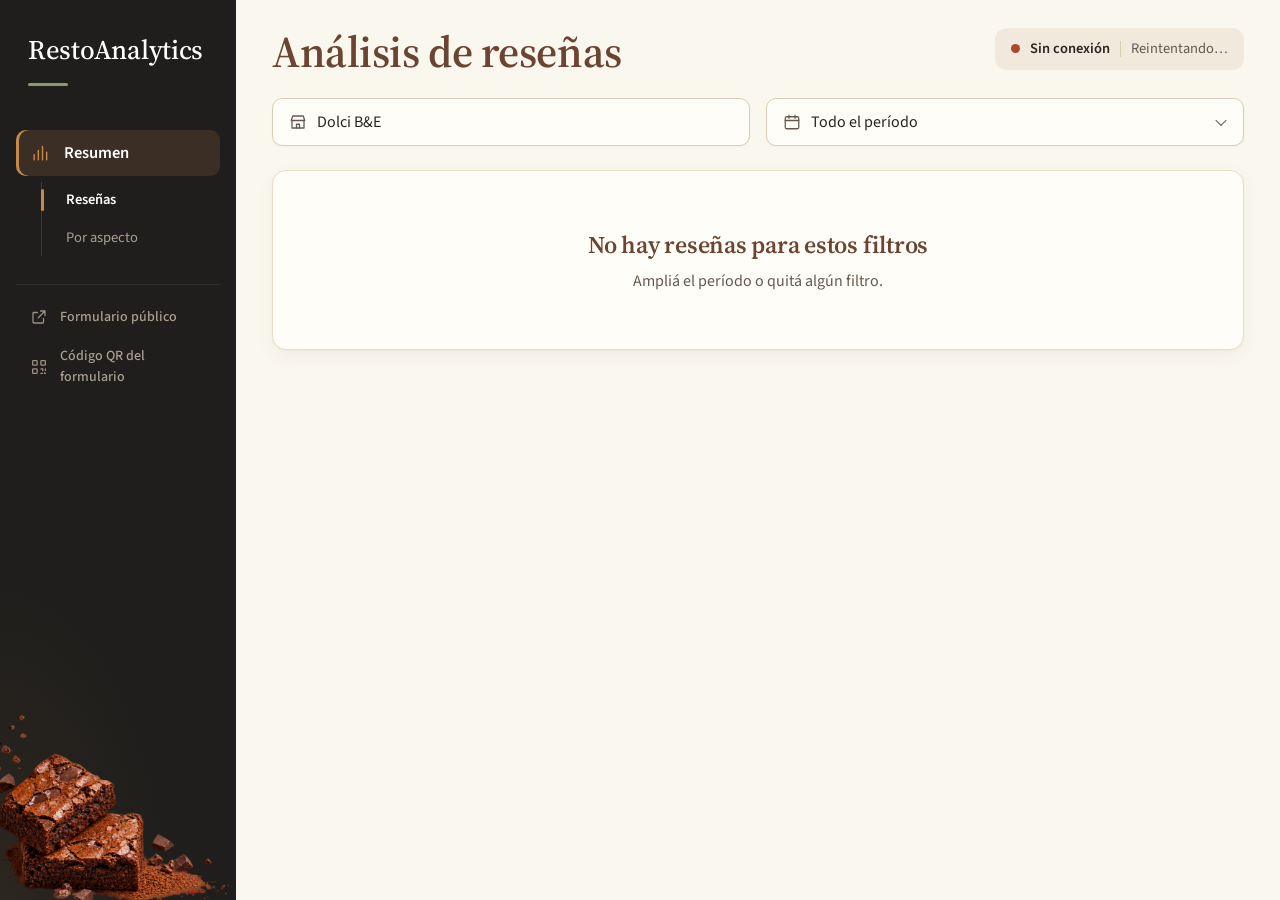
<file: dashboard/index.html>
<!doctype html>
<html lang="es">
<head>
  <meta charset="utf-8">
  <meta name="viewport" content="width=device-width, initial-scale=1">
  <title>Resumen · RestoAnalytics</title>
  <meta name="description" content="Las reseñas del restaurante, una por una, con lo que marca cada aspecto.">
  <link rel="icon" href="data:image/svg+xml,<svg xmlns='http://www.w3.org/2000/svg' viewBox='0 0 16 16'><rect width='16' height='16' rx='4' fill='%231F1E1C'/><path d='M4.5 12V9M8 12V5M11.5 12V7.5' stroke='%23C7894B' stroke-width='1.8' stroke-linecap='round'/></svg>">
  <link rel="preconnect" href="https://fonts.googleapis.com">
  <link rel="preconnect" href="https://fonts.gstatic.com" crossorigin>
  <link rel="stylesheet" href="https://fonts.googleapis.com/css2?family=Source+Sans+3:wght@400;500;600&family=Source+Serif+4:ital,opsz,wght@0,8..60,400;0,8..60,600;1,8..60,400&display=swap">
  <link rel="stylesheet" href="css/app.css">
</head>
<body class="app">
  <aside class="sidebar" id="sidebar"></aside>

  <main class="main">
    <header class="page-head">
      <div>
        <h1>Análisis de reseñas</h1>
      </div>
      <div class="sync" id="sync" role="status"></div>
    </header>

    <section class="filters" id="filters" aria-label="Filtros"></section>

    <div id="content">
      <section class="row-top">
        <article class="card viewer" id="viewer" aria-label="Reseña por reseña"></article>
        <div class="side-stack">
          <div class="card kpi" id="kpi-count"></div>
          <div class="dark-card fix" id="fix">
            <div class="fix-body" id="fix-body"></div>
            <div class="dark-img" aria-hidden="true">
              <img src="img/brownie-plato.webp" alt="">
            </div>
          </div>
        </div>
      </section>

      <section class="section" id="aspectos">
        <div class="section-head">
          <h2>Desempeño por aspecto</h2>
          <p class="muted small">Promedio de 1 a 5 entre las reseñas que mencionan cada aspecto. Elegí uno para ver sus reseñas.</p>
        </div>
        <div class="aspects" id="aspects"></div>
      </section>
    </div>

    <section class="card empty-state" id="empty" hidden>
      <h2>No hay reseñas para estos filtros</h2>
      <p class="muted">Ampliá el período o quitá algún filtro.</p>
    </section>
  </main>

  <script type="module" src="js/resumen.js"></script>
</body>
</html>
</file>
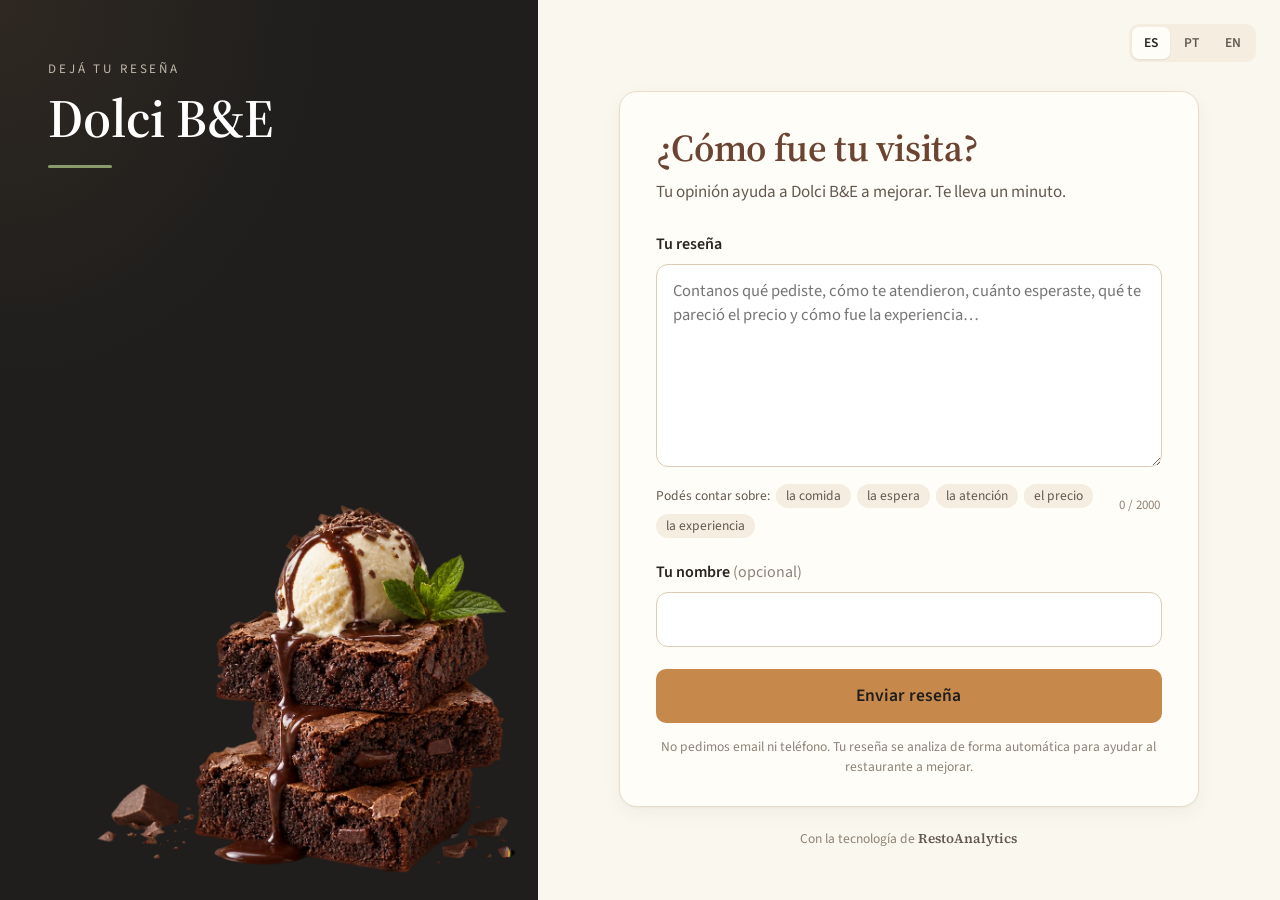
<file: dashboard/opinar.html>
<!doctype html>
<html lang="es">
<head>
  <meta charset="utf-8">
  <meta name="viewport" content="width=device-width, initial-scale=1">
  <title>Dejá tu reseña</title>
  <meta name="description" content="Contanos cómo fue tu visita.">
  <link rel="icon" href="data:image/svg+xml,<svg xmlns='http://www.w3.org/2000/svg' viewBox='0 0 24 24'><path d='M12 2.8l2.8 5.8 6.3.9-4.6 4.4 1.1 6.3L12 17.2l-5.6 3 1.1-6.3L2.9 9.5l6.3-.9z' fill='%23C7894B'/></svg>">
  <link rel="preconnect" href="https://fonts.googleapis.com">
  <link rel="preconnect" href="https://fonts.gstatic.com" crossorigin>
  <link rel="stylesheet" href="https://fonts.googleapis.com/css2?family=Source+Sans+3:wght@400;500;600&family=Source+Serif+4:ital,opsz,wght@0,8..60,400;0,8..60,600;1,8..60,400&display=swap">
  <link rel="stylesheet" href="css/app.css">
</head>
<body class="public">
  <aside class="pub-aside">
    <div class="pub-aside-text">
      <span class="eyebrow" data-t="eyebrow"></span>
      <p class="pub-name" id="rest-name"></p>
      <i class="rule" aria-hidden="true"></i>
    </div>
    <div class="pub-hero" id="hero-img" aria-hidden="true"></div>
  </aside>

  <main class="pub-main">
    <div class="lang" role="group" aria-label="Idioma">
      <button type="button" data-lang="es">ES</button>
      <button type="button" data-lang="pt">PT</button>
      <button type="button" data-lang="en">EN</button>
    </div>

    <form class="pub-card" id="form" novalidate>
      <h1 data-t="title"></h1>
      <p class="lead" data-t="lead"></p>

      <div class="field">
        <label for="text" data-t="review"></label>
        <textarea id="text" name="text" rows="7" required></textarea>
        <div class="under">
          <p class="topics" id="topics"></p>
          <span class="counter" id="count"></span>
        </div>
      </div>

      <div class="field">
        <label for="name"><span data-t="name"></span> <span class="opt">(<span data-t="optional"></span>)</span></label>
        <input id="name" name="name" type="text" maxlength="60" autocomplete="given-name">
      </div>

      <!-- trampa para bots: las personas no la ven -->
      <input id="website" name="website" type="text" tabindex="-1" autocomplete="off" class="hp" aria-hidden="true">

      <p class="error" id="err" role="alert" hidden></p>
      <button class="btn primary big" id="send" type="submit"></button>
      <p class="privacy" data-t="privacy"></p>
    </form>

    <section class="pub-card thanks" id="thanks" tabindex="-1" hidden>
      <span class="thanks-icon" aria-hidden="true"><svg width="28" height="28" viewBox="0 0 24 24" fill="none" stroke="currentColor" stroke-width="2" stroke-linecap="round" stroke-linejoin="round"><path d="m5 12.5 4.5 4.5L19 7.5"/></svg></span>
      <h1 data-t="thanks"></h1>
      <p class="lead" data-t="thanksLead"></p>
      <button class="btn" id="again" type="button" data-t="again"></button>
    </section>


    <p class="powered"><span data-t="by"></span> <b id="brand"></b></p>
  </main>

  <script type="module" src="js/opinar.js"></script>
</body>
</html>
</file>
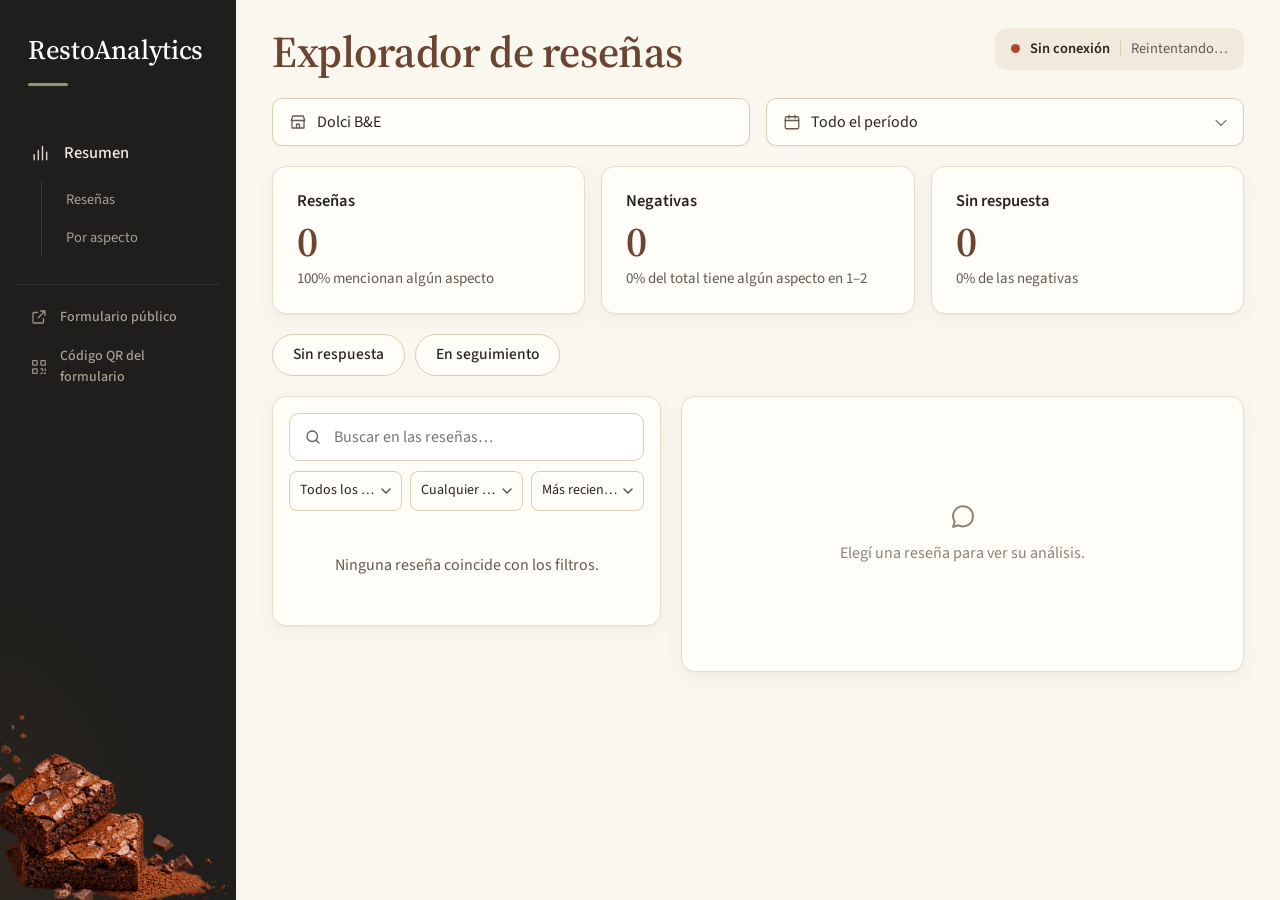
<file: dashboard/resenas.html>
<!doctype html>
<html lang="es">
<head>
  <meta charset="utf-8">
  <meta name="viewport" content="width=device-width, initial-scale=1">
  <title>Reseñas · RestoAnalytics</title>
  <meta name="description" content="Explorador de reseñas con el análisis de cada aspecto.">
  <link rel="icon" href="data:image/svg+xml,<svg xmlns='http://www.w3.org/2000/svg' viewBox='0 0 16 16'><rect width='16' height='16' rx='4' fill='%231F1E1C'/><path d='M4.5 12V9M8 12V5M11.5 12V7.5' stroke='%23C7894B' stroke-width='1.8' stroke-linecap='round'/></svg>">
  <link rel="preconnect" href="https://fonts.googleapis.com">
  <link rel="preconnect" href="https://fonts.gstatic.com" crossorigin>
  <link rel="stylesheet" href="https://fonts.googleapis.com/css2?family=Source+Sans+3:wght@400;500;600&family=Source+Serif+4:ital,opsz,wght@0,8..60,400;0,8..60,600;1,8..60,400&display=swap">
  <link rel="stylesheet" href="css/app.css">
</head>
<body class="app">
  <aside class="sidebar" id="sidebar"></aside>

  <main class="main">
    <header class="page-head">
      <div>
        <h1>Explorador de reseñas</h1>
      </div>
      <div class="sync" id="sync" role="status"></div>
    </header>

    <section class="filters" id="filters" aria-label="Filtros"></section>
    <section class="kpis three" id="kpis" aria-label="Indicadores"></section>
    <div class="pills" id="chips" role="group" aria-label="Atajos"></div>

    <section class="explorer">
      <div class="card list-card">
        <div class="list-tools">
          <label class="search">
            <svg class="icon" width="18" height="18" viewBox="0 0 24 24" fill="none" stroke="currentColor" stroke-width="1.7" stroke-linecap="round" aria-hidden="true"><circle cx="11" cy="11" r="7"/><path d="m20 20-4-4"/></svg>
            <input type="search" id="q" placeholder="Buscar en las reseñas…" aria-label="Buscar en las reseñas">
          </label>
          <div class="tool-row">
            <select id="ex-dim" aria-label="Aspecto"><option value="all">Todos los aspectos</option></select>
            <select id="ex-sent" aria-label="Valoración">
              <option value="all">Cualquier valoración</option>
              <option value="neg">Negativa (1–2)</option>
              <option value="mid">Mixta (3)</option>
              <option value="pos">Positiva (4–5)</option>
            </select>
            <select id="ex-sort" aria-label="Orden">
              <option value="recent">Más recientes</option>
              <option value="worst">Peor puntaje primero</option>
              <option value="best">Mejor puntaje primero</option>
              <option value="old">Más antiguas</option>
            </select>
          </div>
          <p class="muted small" id="count"></p>
        </div>
        <div class="list" id="list"></div>
        <button class="btn more" id="more" type="button" hidden>Mostrar más</button>
      </div>
      <article class="card detail" id="detail" aria-live="polite"></article>
    </section>
  </main>

  <script type="module" src="js/resenas.js"></script>
</body>
</html>
</file>
<file: dashboard/css/app.css>
/* RestoAnalytics — estilos compartidos (dashboard y formulario público) */

:root {
  color-scheme: light;
  /* Paleta RestoAnalytics */
  --carbon: #1F1E1C;   /* Carbón profundo: sidebar, navegación y contraste */
  --marfil: #FAF7EF;   /* Marfil cálido: fondo principal */
  --cacao: #6B4432;    /* Cacao: títulos, métricas destacadas y énfasis */
  --caramelo: #C7894B; /* Caramelo tostado: acciones principales, resaltados, estado activo */
  --arena: #E8DDC8;    /* Beige arena: tarjetas, separadores, bordes, estados neutros */
  --salvia: #8A9B6B;   /* Salvia suave: etiquetas, filtros, hover, selección, acentos */

  --page: var(--marfil);
  --card: #FFFDF8;
  --card-2: #F4EDE0;
  --line: var(--arena);
  --line-2: #DACDB3;
  --ink: #2A2420;
  --ink-2: #65594F;
  --muted: #8E8275;

  --accent: var(--caramelo);
  --accent-hover: #B87A3D;
  --accent-wash: #F7EBDD;
  --sel: var(--salvia);
  --sel-wash: #F1F4EA;
  --good: #6F8150;
  --good-2: var(--salvia);
  --good-wash: #EDF1E3;

  --bad: #B0442E;
  --bad-soft: #D9826B;
  --bad-wash: #F8E6DF;
  --bad-line: #EFCDC2;
  --mid: #D8CCB4;
  --beige: #EFE5D3;

  --sidebar: var(--carbon);
  --sidebar-ink: #EFEAE1;
  --sidebar-muted: #A99F92;
  --sidebar-active: #3B2F25;
  --dark: var(--carbon);
  --dark-ink: #F6F1E8;
  --dark-muted: #C2B8AA;


  /* series de los gráficos (validadas para daltonismo, misma familia de color) */
  --c1: #A0522D; --c2: #DB9A35; --c3: #3A74B8; --c4: #A8457F; --c5: #4E8F3A;

  --serif: "Source Serif 4", Georgia, "Times New Roman", serif;
  --sans: "Source Sans 3", system-ui, -apple-system, "Segoe UI", sans-serif;
  --radius: 14px;
  --shadow: 0 1px 2px rgba(80, 55, 35, .04), 0 6px 18px rgba(80, 55, 35, .05);
}

* { box-sizing: border-box; }
html { -webkit-text-size-adjust: 100%; scroll-behavior: smooth; }
body {
  margin: 0; background: var(--page); color: var(--ink);
  font: 16px/1.5 var(--sans);
  -webkit-font-smoothing: antialiased;
}
h1, h2, h3 { margin: 0; font-family: var(--serif); font-weight: 600; letter-spacing: -.01em; color: var(--cacao); }
p { margin: 0; }
button, input, select, textarea { font: inherit; color: inherit; }
a { color: inherit; }
[hidden] { display: none !important; }
.muted { color: var(--ink-2); }
.small { font-size: 14px; }
.icon { flex: none; }
:focus-visible { outline: 2px solid var(--cacao); outline-offset: 2px; }
.clamp { display: -webkit-box; -webkit-line-clamp: 5; -webkit-box-orient: vertical; overflow: hidden; }
.clamp3 { display: -webkit-box; -webkit-line-clamp: 3; -webkit-box-orient: vertical; overflow: hidden; }

/* ================= Estructura del dashboard ================= */
body.app { display: grid; grid-template-columns: 236px minmax(0, 1fr); min-height: 100vh; }

.sidebar {
  position: sticky; top: 0; height: 100vh; overflow: hidden;
  display: flex; flex-direction: column;
  background: radial-gradient(120% 60% at 0% 100%, #2c2620 0%, transparent 60%), var(--sidebar);
  color: var(--sidebar-ink); padding: 30px 16px 0;
}
.brand { display: block; text-decoration: none; color: #fff; padding: 0 12px; }
.brand span { font-family: var(--serif); font-size: 27px; font-weight: 500; letter-spacing: -.01em; }
.brand i { display: block; width: 40px; height: 3px; border-radius: 2px; background: var(--good-2); margin-top: 12px; }
.nav { display: grid; gap: 6px; margin-top: 44px; }
.nav-item {
  display: flex; align-items: center; gap: 14px; width: 100%;
  padding: 11px 14px; border: 0; border-radius: 10px; background: none;
  color: var(--sidebar-ink); font-size: 16.5px; font-weight: 500; text-decoration: none; text-align: left; cursor: pointer;
  transition: background .15s;
}
.nav-item:hover { background: rgba(255, 255, 255, .06); }
.nav-item.active { background: var(--sidebar-active); color: #fff; font-weight: 600; box-shadow: inset 3px 0 0 var(--caramelo); }
.nav-item.active .icon { color: var(--caramelo); opacity: 1; }
.nav-item .icon { opacity: .9; }
.nav-sub { display: grid; gap: 2px; margin: 0 0 6px 25px; padding-left: 12px; border-left: 1px solid rgba(255, 255, 255, .12); }
.nav-subitem { position: relative; display: block; padding: 7px 12px; border-radius: 8px; color: var(--sidebar-muted); font-size: 14.5px; text-decoration: none; transition: color .15s, background .15s; }
.nav-subitem:hover { color: #fff; background: rgba(255, 255, 255, .06); }
.nav-subitem.active { color: #fff; font-weight: 600; }
.nav-subitem.active::before { content: ""; position: absolute; left: -13px; top: 7px; bottom: 7px; width: 3px; border-radius: 2px; background: var(--caramelo); }
#aspectos { scroll-margin-top: 24px; }
.nav-extra { margin-top: 22px; padding-top: 14px; border-top: 1px solid rgba(255, 255, 255, .08); display: grid; gap: 2px; }
.nav-item.small { font-size: 14px; color: var(--sidebar-muted); padding: 8px 14px; gap: 12px; }
.nav-item.small:hover { color: #fff; }
.leaves { position: relative; margin: auto -16px 0; height: 230px; min-height: 150px; flex: 0 1 230px; pointer-events: none; }
.leaves img { position: absolute; left: -6px; bottom: -6px; width: 252px; }
@media (max-height: 520px) { .leaves { display: none; } }

.main { padding: 28px 36px 64px; min-width: 0; max-width: 1500px; width: 100%; }
.page-head { display: flex; justify-content: space-between; align-items: flex-start; gap: 16px; flex-wrap: wrap; }
.page-head h1 { font-size: 44px; line-height: 1.1; }
.page-head .lead { font-family: var(--serif); font-size: 19px; color: var(--ink-2); margin-top: 6px; }

.sync {
  display: inline-flex; align-items: center; gap: 10px; flex-wrap: wrap;
  background: #F1E9DB; border-radius: 12px; padding: 10px 16px; font-size: 14.5px;
}
.sync .dot { width: 9px; height: 9px; border-radius: 50%; background: var(--muted); flex: none; }
.sync[data-state="ok"] .dot { background: var(--salvia); box-shadow: 0 0 0 3px rgba(138, 155, 107, .25); }
.sync[data-state="error"] .dot { background: var(--bad); }
.sync b { font-weight: 600; }
.sync .sep { width: 1px; height: 16px; background: var(--line-2); }
.sync span:last-child { color: var(--ink-2); }

/* Filtros */
.filters { display: grid; grid-template-columns: repeat(auto-fit, minmax(210px, 1fr)); gap: 16px; margin: 22px 0 20px; }
.fbox {
  position: relative; display: flex; align-items: center; gap: 10px; min-width: 0;
  height: 48px; padding: 0 40px 0 16px; background: var(--card);
  border: 1px solid var(--line-2); border-radius: 10px; box-shadow: 0 1px 2px rgba(70, 55, 30, .04);
  font-size: 16px; cursor: pointer;
}
.fbox:focus-within { outline: 2px solid var(--cacao); outline-offset: 1px; }
.fbox .icon { color: var(--ink-2); }
.fbox .prefix { white-space: nowrap; }
.fbox select { appearance: none; -webkit-appearance: none; border: 0; background: transparent; flex: 1; min-width: 0; height: 100%; cursor: pointer; outline: none; padding: 0; text-overflow: ellipsis; }
.fbox .chev { position: absolute; right: 18px; top: 50%; width: 8px; height: 8px; border-right: 1.7px solid var(--ink-2); border-bottom: 1.7px solid var(--ink-2); transform: translateY(-70%) rotate(45deg); pointer-events: none; }
.fbox.static { cursor: default; padding-right: 16px; }
.fbox.static span { white-space: nowrap; overflow: hidden; text-overflow: ellipsis; }

/* Tarjetas */
.card { background: var(--card); border: 1px solid var(--line); border-radius: var(--radius); padding: 22px 24px; box-shadow: var(--shadow); min-width: 0; }
.card-title { font-size: 23px; margin-bottom: 12px; }
.link { display: inline-flex; align-items: center; gap: 6px; color: var(--cacao); font-weight: 600; font-size: 15px; text-decoration: none; }
.link:hover { text-decoration: underline; }

.kpis { display: grid; grid-template-columns: repeat(4, minmax(0, 1fr)); gap: 16px; }
.kpis.three { grid-template-columns: repeat(3, minmax(0, 1fr)); }
.kpi { display: flex; flex-direction: column; gap: 4px; text-align: left; text-decoration: none; color: inherit; font: inherit; }
.kpi-label { font-size: 16.5px; font-weight: 600; }
.kpi-value { font-family: var(--serif); font-size: 42px; font-weight: 600; line-height: 1.1; letter-spacing: -.01em; color: var(--cacao); }
.kpi-value small { font-family: var(--sans); font-size: 19px; font-weight: 400; color: var(--ink-2); letter-spacing: 0; }
.kpi-sub { font-size: 15px; color: var(--ink-2); }
.kpi.clickable { cursor: pointer; transition: border-color .15s; }
.kpi.clickable:hover { border-color: var(--sel); }
.delta.good { color: var(--cacao); }
.delta.bad { color: var(--bad); }

.dark-card {
  position: relative; overflow: hidden; border-radius: var(--radius); min-height: 230px;
  background: radial-gradient(90% 120% at 20% 0%, #2f2822 0%, transparent 60%), var(--dark);
  color: var(--dark-ink); padding: 28px 30px; box-shadow: 0 10px 30px rgba(30, 25, 15, .18);
}
.dark-img { position: absolute; top: 0; right: 0; bottom: 0; width: 62%; pointer-events: none; overflow: hidden; }
.dark-img img { position: absolute; right: -10%; bottom: -14%; width: 96%; max-width: 460px; height: auto; }

/* Secciones */
/* Resumen: reseña por reseña, cuántas hay y lo principal a arreglar */
.row-top { display: grid; grid-template-columns: minmax(0, 1.9fr) minmax(300px, 1fr); gap: 20px; align-items: stretch; }
.viewer { padding: 24px 28px; }
.viewer-head { display: flex; justify-content: space-between; align-items: flex-start; gap: 12px 20px; flex-wrap: wrap; margin-bottom: 14px; }
.viewer-head .card-title { margin-bottom: 2px; }
.viewer-nav { display: flex; align-items: center; gap: 8px; }
.viewer-pos { margin-right: 6px; font-size: 14.5px; color: var(--ink-2); font-variant-numeric: tabular-nums; white-space: nowrap; }
.icon-btn:disabled { opacity: .4; cursor: default; background: var(--card); }
.viewer .meta { display: flex; align-items: center; gap: 10px; flex-wrap: wrap; font-size: 14px; color: var(--ink-2); }
.more-text { border: 0; background: none; padding: 0; color: var(--cacao); font-size: 14.5px; font-weight: 600; cursor: pointer; }
.more-text:hover { text-decoration: underline; }
.viewer-link { margin-top: 20px; }

.side-stack { display: flex; flex-direction: column; gap: 20px; min-width: 0; }
.dark-card.fix { flex: 1; min-height: 420px; padding-bottom: 150px; }
.fix-body { position: relative; z-index: 1; }
.fix-body .eyebrow { display: block; font-size: 12.5px; letter-spacing: .22em; text-transform: uppercase; color: var(--dark-muted); }
.fix-name { display: block; margin-top: 6px; font-family: var(--serif); font-size: 48px; font-weight: 600; line-height: 1.05; color: #fff; }
.fix .rule { background: var(--caramelo); margin: 14px 0 18px; }
.fix-body p { margin: 0 0 10px; font-size: 16px; line-height: 1.5; color: var(--dark-ink); }
.fix-body b { color: #fff; font-weight: 600; }
.fix-body .fix-next { font-size: 14.5px; color: var(--dark-muted); }
.link.light { margin-top: 4px; color: var(--caramelo); }
.fix .dark-img { top: auto; height: 200px; width: 72%; }
.fix .dark-img img { right: -10%; bottom: -22%; width: 100%; max-width: 330px; }

.section { margin-top: 34px; }
.section-head { display: flex; justify-content: space-between; align-items: flex-end; gap: 8px 20px; flex-wrap: wrap; margin-bottom: 14px; }
.section-head h2 { font-size: 30px; }

/* Aspectos */
.aspects { display: grid; grid-template-columns: repeat(5, minmax(0, 1fr)); gap: 16px; }
.asp { display: flex; flex-direction: column; gap: 12px; text-align: left; cursor: pointer; font: inherit; color: inherit; text-decoration: none; transition: border-color .15s, background .15s; }
.asp:hover { border-color: var(--sel); }
.asp.empty { cursor: default; }
.asp-head { display: flex; align-items: center; gap: 10px; font-family: var(--serif); font-size: 18.5px; font-weight: 600; }
.asp-head .icon { color: var(--ink-2); }
.asp-mid { display: grid; grid-template-columns: auto 1fr; gap: 14px; align-items: center; }
.asp-score { font-family: var(--serif); font-size: 36px; font-weight: 600; line-height: 1; white-space: nowrap; color: var(--cacao); }
.asp-score small { font-family: var(--sans); font-size: 16px; font-weight: 400; color: var(--ink-2); }
.asp-ment { font-size: 13.5px; color: var(--ink-2); border-left: 1px solid var(--line-2); padding-left: 14px; line-height: 1.35; }
.asp-delta { font-size: 13px; color: var(--ink-2); }
.asp-delta.good { color: var(--cacao); } .asp-delta.bad { color: var(--bad); }
.stack { display: flex; gap: 2px; height: 8px; }
.stack i { display: block; height: 100%; min-width: 3px; }
.stack i:first-child { border-radius: 4px 0 0 4px; }
.stack i:last-child { border-radius: 0 4px 4px 0; }
.stack i:only-child { border-radius: 4px; }
.stack .pos { background: linear-gradient(90deg, var(--good), var(--good-2)); }
.stack .mid { background: var(--mid); }
.stack .neg { background: var(--bad-soft); }
.asp-foot { display: flex; justify-content: space-between; font-size: 13.5px; color: var(--ink-2); }

/* Evolución */
.key { width: 22px; height: 3px; border-radius: 2px; display: inline-block; flex: none; }
.table-scroll { overflow-x: auto; }

.quote { font-family: var(--serif); font-style: italic; font-size: 19px; line-height: 1.5; margin: 12px 0 14px; quotes: none; }

.chips { display: flex; flex-wrap: wrap; gap: 8px; }
.chip { display: inline-flex; align-items: center; gap: 8px; padding: 4px 12px; border: 1px solid var(--line-2); border-radius: 999px; background: var(--card); font-size: 14px; white-space: nowrap; }
.chip b { font-weight: 600; font-variant-numeric: tabular-nums; }
.chip.neg { background: var(--bad-wash); border-color: var(--bad-line); }
.chip.pos { background: var(--good-wash); border-color: #D6DFC4; }
.chip.focus { box-shadow: 0 0 0 1.5px var(--ink-2); }
.chip.wait { background: var(--card-2); color: var(--ink-2); }
.chip.error { background: var(--bad-wash); border-color: var(--bad-line); color: var(--bad); }

.empty-state { margin-top: 24px; text-align: center; padding: 56px 20px; }
.empty-state p { margin-top: 6px; }

/* ================= Explorador de reseñas ================= */
.pills { display: flex; flex-wrap: wrap; gap: 10px; margin: 20px 0; }
.pill { height: 42px; padding: 0 20px; border-radius: 999px; border: 1px solid var(--line-2); background: var(--card); font-size: 15.5px; font-weight: 500; cursor: pointer; }
.pill:hover { border-color: var(--sel); }
.pill[aria-pressed="true"] { background: var(--salvia); border-color: transparent; color: var(--carbon); font-weight: 600; }

.explorer { display: grid; grid-template-columns: minmax(340px, .9fr) minmax(0, 1.3fr); gap: 20px; align-items: start; }
.list-card { padding: 16px; }
.search { display: flex; align-items: center; gap: 10px; height: 48px; padding: 0 14px; border: 1px solid var(--line-2); border-radius: 10px; background: #fff; color: var(--ink-2); }
.search:focus-within { outline: 2px solid var(--cacao); outline-offset: 1px; }
.search input { flex: 1; min-width: 0; border: 0; background: none; outline: none; font-size: 16px; color: var(--ink); }
.tool-row { display: grid; grid-template-columns: repeat(3, minmax(0, 1fr)); gap: 8px; margin-top: 10px; }
.tool-row select {
  appearance: none; -webkit-appearance: none; height: 40px; min-width: 0; border-radius: 8px; border: 1px solid var(--line-2);
  background: var(--card) url("data:image/svg+xml,%3Csvg xmlns='http://www.w3.org/2000/svg' width='10' height='6'%3E%3Cpath d='M1 1l4 4 4-4' fill='none' stroke='%235c574f' stroke-width='1.5' stroke-linecap='round'/%3E%3C/svg%3E") no-repeat right 10px center;
  padding: 0 26px 0 10px; font-size: 14px; cursor: pointer; text-overflow: ellipsis;
}
.icon-btn { width: 40px; height: 40px; display: grid; place-items: center; border-radius: 8px; border: 1px solid var(--line-2); background: var(--card); cursor: pointer; color: var(--ink-2); }
.icon-btn:hover { background: var(--card-2); }
#count { margin: 10px 2px 8px; }
.list { display: grid; gap: 12px; }
.list-empty { padding: 32px 8px; text-align: center; }
.item { display: grid; gap: 8px; width: 100%; text-align: left; padding: 15px 16px; border: 1px solid var(--line); border-radius: 12px; background: var(--card); cursor: pointer; transition: border-color .15s, background .15s; }
.item:hover { border-color: var(--sel); }
.item.selected { border-color: var(--sel); background: var(--sel-wash); box-shadow: 0 0 0 1px var(--sel) inset; }
.item .meta, .detail .meta { display: flex; align-items: center; gap: 10px; flex-wrap: wrap; font-size: 14px; color: var(--ink-2); }
.flags { margin-left: auto; display: inline-flex; gap: 6px; color: var(--cacao); }
.item .quote { font-size: 17px; margin: 0; }
.quote mark, .a-frag mark { background: rgba(199, 137, 75, .32); color: inherit; border-radius: 3px; padding: 0 1px; }
/* La cita en la que se basa un puntaje: subrayada y con un fondo más suave que el de la búsqueda */
.quote mark.evidence { background: rgba(199, 137, 75, .16); text-decoration: underline 2px var(--caramelo); text-underline-offset: 4px; cursor: help; }
.btn.more { width: 100%; margin-top: 12px; justify-content: center; }

.detail { position: sticky; top: 20px; max-height: calc(100vh - 40px); overflow: auto; padding: 26px 30px; }
.detail-title { font-size: 31px; margin-bottom: 8px; }
.quote.big { font-size: 22px; margin: 14px 0; }
.orig summary { cursor: pointer; color: var(--cacao); font-size: 14.5px; font-weight: 600; }
.orig p { margin-top: 8px; font-size: 15px; color: var(--ink-2); font-style: italic; }
.sub-title { font-size: 23px; margin: 24px 0 8px; }
table.asp-table { width: 100%; border-collapse: collapse; font-size: 14.5px; }
table.asp-table th { text-align: left; font-size: 14px; font-weight: 600; color: var(--ink-2); padding: 8px 10px; border-bottom: 1px solid var(--line-2); }
table.asp-table td { padding: 12px 10px; border-bottom: 1px solid var(--line); vertical-align: top; }
.a-name { font-family: var(--serif); font-size: 17px; font-weight: 600; white-space: nowrap; }
.a-name .icon { vertical-align: -3px; margin-right: 8px; color: var(--ink-2); }
.a-score { white-space: nowrap; color: var(--ink-2); }
.a-score b { font-family: var(--serif); font-size: 17px; color: var(--ink); }
.mini { display: block; width: 100px; height: 6px; border-radius: 3px; background: var(--card-2); margin-top: 6px; overflow: hidden; }
.mini i { display: block; height: 100%; border-radius: 3px; }
.mini .pos { background: linear-gradient(90deg, var(--good), var(--good-2)); }
.mini .mid { background: var(--mid); }
.mini .neg { background: var(--bad-soft); }
.a-frag q { font-family: var(--serif); font-style: italic; }
.a-expl { color: var(--ink-2); }
tr.na td { color: var(--muted); }
tr.na .a-name { color: var(--ink-2); }
.general { font-size: 16px; line-height: 1.55; }
.notice { display: flex; gap: 10px; align-items: flex-start; margin-top: 16px; padding: 14px 16px; border-radius: 10px; background: var(--card-2); color: var(--ink-2); font-size: 15px; }
.notice.error { background: var(--bad-wash); color: var(--bad); }
.error-detail { margin-top: 8px; overflow-wrap: anywhere; }
.reply-box { margin-top: 22px; padding: 14px 16px; border-radius: 12px; background: var(--accent-wash); border: 1px solid #EBD3B8; }
.reply-head { display: flex; align-items: center; gap: 8px; color: var(--cacao); margin-bottom: 6px; }
.reply-head .muted { margin-left: auto; font-size: 13.5px; }
.reply-form textarea { width: 100%; margin-top: 22px; border: 1px solid var(--line-2); border-radius: 10px; padding: 12px 14px; background: #fff; resize: vertical; font-size: 15.5px; }
.reply-form textarea:focus { outline: 2px solid var(--cacao); outline-offset: 1px; }
.actions { display: flex; gap: 12px; flex-wrap: wrap; margin-top: 22px; }
.note { margin-top: 10px; }
.detail-empty { display: grid; place-items: center; gap: 10px; padding: 80px 20px; color: var(--muted); text-align: center; }
.back { display: none; align-items: center; gap: 6px; border: 0; background: none; padding: 0; margin-bottom: 14px; color: var(--cacao); font-weight: 600; cursor: pointer; }

/* Botones */
.btn { display: inline-flex; align-items: center; justify-content: center; gap: 8px; height: 46px; padding: 0 24px; border-radius: 10px; border: 1px solid #cfc7b6; background: var(--card); font-size: 16px; font-weight: 500; cursor: pointer; transition: background .15s, border-color .15s; }
.btn:hover { background: var(--card-2); }
.btn.primary { background: var(--caramelo); border-color: transparent; color: var(--carbon); font-weight: 600; }
.btn.primary:hover { background: var(--accent-hover); }
.btn.primary:disabled { opacity: .6; cursor: wait; }
.btn.on { background: var(--sel-wash); border-color: var(--sel); color: var(--cacao); }

/* Tooltip y aviso */
.toast { position: fixed; left: 50%; bottom: 22px; transform: translateX(-50%); z-index: 90; background: var(--ink); color: var(--page); padding: 11px 18px; border-radius: 10px; font-size: 15px; max-width: calc(100% - 32px); box-shadow: 0 8px 24px rgba(0, 0, 0, .2); }

/* Código QR del formulario (js/qr.js) */
.qr-dialog { border: 0; border-radius: 22px; padding: 44px 52px 40px; background: var(--card); color: var(--ink); text-align: center; width: min(560px, calc(100vw - 32px)); box-shadow: 0 30px 80px rgba(0, 0, 0, .35); }
.qr-dialog::backdrop { background: rgba(31, 30, 28, .72); }
.qr-dialog h2 { font-family: var(--serif); font-size: 38px; font-weight: 500; color: var(--cacao); margin: 4px 0 6px; }
.qr-eyebrow { font-size: 13px; letter-spacing: .18em; text-transform: uppercase; color: var(--caramelo); font-weight: 600; margin: 0; }
.qr-lead { font-size: 18px; margin: 0 0 22px; }
.qr-code { width: min(380px, 100%); margin: 0 auto; padding: 14px; background: #fff; border: 1px solid var(--line); border-radius: 16px; }
.qr-code svg { display: block; width: 100%; height: auto; }
.qr-url { font-size: 17px; font-weight: 600; margin: 18px 0 0; overflow-wrap: anywhere; }
.qr-warn { font-size: 14.5px; margin: 14px 0 0; padding: 10px 14px; border-radius: 10px; background: #FBE9E4; color: #8A2C1B; }
.qr-close { position: absolute; top: 14px; right: 14px; width: 40px; height: 40px; display: grid; place-items: center; border: 0; border-radius: 10px; background: none; color: inherit; cursor: pointer; }
.qr-close:hover { background: var(--card-2); }

/* ================= Responsive del dashboard ================= */
@media (max-width: 1360px) {
  .aspects { grid-template-columns: repeat(3, minmax(0, 1fr)); }
}
@media (max-width: 1180px) {
  .row-top { grid-template-columns: 1fr; }
  .kpis { grid-template-columns: repeat(2, minmax(0, 1fr)); }
}
@media (max-width: 1023px) {
  .explorer { grid-template-columns: 1fr; }
  .detail { display: none; }
  body.detail-open { overflow: hidden; }
  body.detail-open .detail { display: block; position: fixed; inset: 0; z-index: 60; max-height: none; border-radius: 0; border: 0; padding: 20px 18px 40px; }
  .back { display: inline-flex; }
}
@media (max-width: 900px) {
  body.app { grid-template-columns: 1fr; grid-template-rows: auto 1fr; }
  .sidebar { position: static; height: auto; flex-direction: row; flex-wrap: wrap; align-items: center; gap: 10px 16px; padding: 14px 16px; }
  .brand span { font-size: 22px; }
  .brand i { margin-top: 6px; width: 28px; }
  .nav, .nav-extra { display: flex; margin: 0; padding: 0; border: 0; gap: 4px; overflow-x: auto; width: 100%; }
  .nav-item { width: auto; white-space: nowrap; padding: 8px 12px; font-size: 15px; gap: 8px; }
  .nav-item.small { padding: 6px 10px; }
  .nav-sub { display: none; }
  .leaves { display: none; }
  .main { padding: 20px 16px 48px; }
  .page-head h1 { font-size: 34px; }
  .page-head .lead { font-size: 17px; }
}
@media (max-width: 640px) {
  .kpis, .kpis.three { grid-template-columns: repeat(2, minmax(0, 1fr)); gap: 10px; }
  .kpis.three > :first-child { grid-column: 1 / -1; }
  .card { padding: 16px 18px; }
  .kpi-value { font-size: 32px; }
  .kpi-label { font-size: 15px; }
  .aspects { grid-template-columns: 1fr; }
  .dark-img { display: none; }
  .dark-card.fix { min-height: 0; padding-bottom: 24px; }
  .fix-name { font-size: 40px; }
  .viewer { padding: 18px; }
  .viewer-head { flex-direction: column; }
  .section-head h2 { font-size: 26px; }
  .tool-row { grid-template-columns: 1fr 1fr; }
  table.asp-table thead { display: none; }
  table.asp-table tr { display: grid; grid-template-columns: 1fr auto; gap: 4px 12px; padding: 12px 0; border-bottom: 1px solid var(--line); }
  table.asp-table td { border: 0; padding: 0; }
  table.asp-table td.a-frag, table.asp-table td.a-expl, tr.na td[colspan] { grid-column: 1 / -1; }
}

/* ================= Impresión (Reportes) ================= */
@media print {
  body.app { display: block; background: #fff; }
  .sidebar, .sync, .pills, .actions, .link, .list-tools, .btn.more, .back, .viewer-nav, .more-text { display: none !important; }
  .main { padding: 0; max-width: none; }
  .card, .dark-card { box-shadow: none; break-inside: avoid; }
  .detail { position: static; max-height: none; overflow: visible; }
  .fbox { box-shadow: none; }
}

/* ================= Formulario público ================= */
body.public { display: grid; grid-template-columns: minmax(340px, 42%) 1fr; min-height: 100vh; }
.pub-aside {
  position: sticky; top: 0; height: 100vh; overflow: hidden; color: #fff; padding: 56px 48px;
  background: radial-gradient(100% 70% at 0% 0%, #2f2822 0%, transparent 60%), var(--sidebar);
}
.pub-aside-text { position: relative; z-index: 2; }
.pub-aside .eyebrow { font-size: 13px; letter-spacing: .22em; text-transform: uppercase; color: var(--dark-muted); }
.pub-name { font-family: var(--serif); font-size: 54px; font-weight: 600; line-height: 1.05; margin-top: 10px; }
.rule { display: block; width: 64px; height: 3px; border-radius: 2px; background: var(--good-2); margin-top: 18px; }
.pub-hero { position: absolute; right: 4%; bottom: 3%; width: 78%; z-index: 1; }
.pub-hero img { display: block; width: 100%; }

.pub-main { position: relative; display: flex; flex-direction: column; align-items: center; justify-content: center; padding: 72px 24px 32px; }
.lang { position: absolute; top: 24px; right: 24px; display: flex; gap: 2px; background: var(--card-2); border-radius: 10px; padding: 3px; }
.lang button { height: 32px; padding: 0 12px; border: 0; background: none; border-radius: 7px; font-size: 13.5px; font-weight: 600; color: var(--ink-2); cursor: pointer; }
.lang button[aria-pressed="true"] { background: var(--card); color: var(--ink); box-shadow: 0 1px 2px rgba(0, 0, 0, .08); }
.pub-card { width: 100%; max-width: 580px; background: var(--card); border: 1px solid var(--line); border-radius: 18px; padding: 36px 36px 28px; box-shadow: var(--shadow); }
.pub-card h1 { font-size: 38px; line-height: 1.1; }
.pub-card .lead { font-size: 17px; color: var(--ink-2); margin: 10px 0 26px; }
.field { margin: 0 0 22px; padding: 0; border: 0; min-width: 0; }
.field > label, .field legend { display: block; font-size: 16px; font-weight: 600; margin-bottom: 8px; padding: 0; }
.opt { font-weight: 400; color: var(--muted); }
.field textarea, .field input {
  width: 100%; border: 1px solid var(--line-2); border-radius: 12px; padding: 14px 16px; background: #fff;
  font-size: 16.5px; line-height: 1.5; transition: border-color .15s, box-shadow .15s;
}
.field textarea { resize: vertical; min-height: 170px; }
.field textarea:focus, .field input:focus { outline: none; border-color: var(--caramelo); box-shadow: 0 0 0 3px rgba(199, 137, 75, .22); }
.under { display: flex; justify-content: space-between; align-items: flex-start; gap: 12px; margin-top: 10px; }
.topics { display: flex; flex-wrap: wrap; gap: 6px; align-items: center; font-size: 13.5px; color: var(--ink-2); }
.topic { background: var(--card-2); border-radius: 999px; padding: 2px 10px; }
.counter { font-size: 13px; color: var(--muted); font-variant-numeric: tabular-nums; white-space: nowrap; padding-top: 2px; }
.hp { position: absolute; left: -9999px; width: 1px; height: 1px; opacity: 0; }
.error { color: var(--bad); font-size: 15px; margin-bottom: 12px; }
.btn.big { width: 100%; height: 54px; font-size: 17.5px; }
.privacy { font-size: 13.5px; color: var(--muted); text-align: center; margin-top: 14px; }
.thanks { text-align: center; padding: 48px 36px; outline: none; }
.thanks-icon { width: 64px; height: 64px; border-radius: 50%; display: grid; place-items: center; background: var(--caramelo); color: var(--carbon); margin: 0 auto 18px; }
.thanks .lead { margin-bottom: 24px; }
.powered { margin-top: 22px; font-size: 13.5px; color: var(--muted); }
.powered b { font-family: var(--serif); font-weight: 600; color: var(--ink-2); }

@media (max-width: 900px) {
  body.public { grid-template-columns: 1fr; grid-template-rows: auto 1fr; }
  .pub-aside { position: relative; height: auto; min-height: 230px; padding: 28px 22px; }
  .pub-name { font-size: 38px; }
  .pub-hero { width: 46%; right: 2%; bottom: -8%; }
    .pub-main { padding: 16px 14px 28px; justify-content: flex-start; }
  .lang { position: static; align-self: flex-end; margin-bottom: 12px; }
  .pub-card { padding: 24px 20px 22px; border-radius: 16px; }
  .pub-card h1 { font-size: 30px; }
  .under { flex-direction: column; gap: 6px; }
}
</file>
